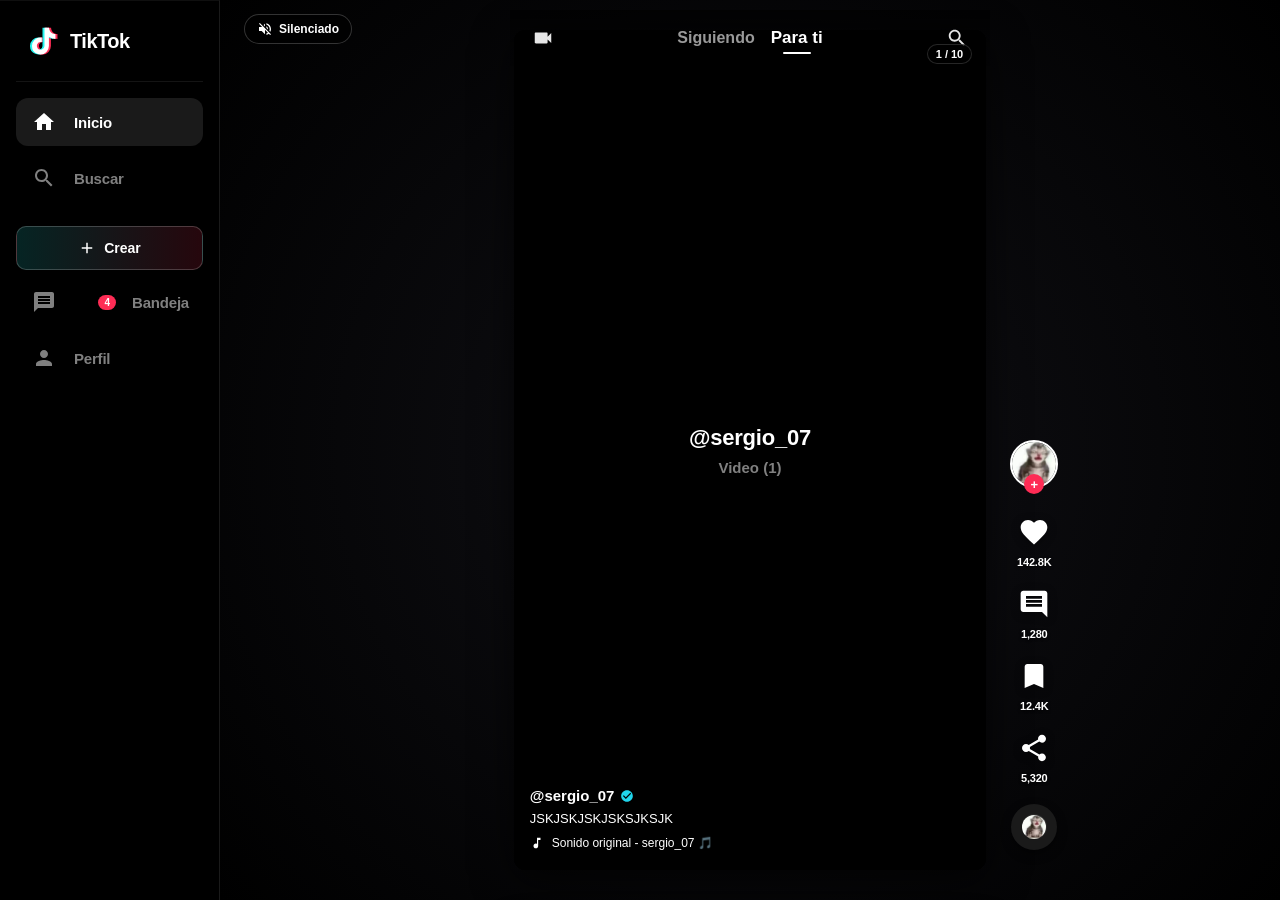
<file: index.html>
<!DOCTYPE html>
<html lang="es">
<head>
  <meta charset="UTF-8">
  <meta name="viewport" content="width=device-width, initial-scale=1.0, maximum-scale=1.0, user-scalable=no, viewport-fit=cover">
  <title>TikTok Clon - Inicio</title>
  <link rel="stylesheet" href="css/common.css">
  <link rel="stylesheet" href="css/home.css">
</head>

<!-- NOMBRES DE LOS INTEGRATES DEL EQUIPO -->
 <!-- 
  Ramses Said Flores Garcia
  Luis Fernando Gutierrez de los Santos
  Sergio Antonio Luiz Monreal
  Jeshua Abiel Dimas Rodriguez
 -->

<body>

  
  <div class="app-container">

    <!-- Apartado de seleccion de la cosa de para ti y eso -->
    <main class="main-content">
      
      <header class="top-header">
        <button class="top-icon-btn" title="En directo">
          <svg viewBox="0 0 24 24"><path d="M17 10.5V7c0-.55-.45-1-1-1H4c-.55 0-1 .45-1 1v10c0 .55.45 1 1 1h12c.55 0 1-.45 1-1v-3.5l4 4v-11l-4 4z"/></svg>
        </button>

        <div class="top-tabs">
          <div class="top-tab">Siguiendo</div>
          <div class="top-tab active">Para ti</div>
        </div>

        <a href="search.html" class="top-icon-btn" title="Buscar">
          <svg viewBox="0 0 24 24"><path d="M15.5 14h-.79l-.28-.27C15.41 12.59 16 11.11 16 9.5 16 5.91 13.09 3 9.5 3S3 5.91 3 9.5 5.91 16 9.5 16c1.61 0 3.09-.59 4.23-1.57l.27.28v.79l5 4.99L20.49 19l-4.99-5zm-6 0C7.01 14 5 11.99 5 9.5S7.01 5 9.5 5 14 7.01 14 9.5 11.99 14 9.5 14z"/></svg>
        </a>
      </header>

      <!-- Boton mute-->
      <button class="mute-toggle-btn" id="muteToggleBtn" title="Controlar sonido">
        <svg viewBox="0 0 24 24"><path d="M16.5 12c0-1.77-1.02-3.29-2.5-4.03v2.21l2.45 2.45c.03-.2.05-.41.05-.63zm2.5 0c0 .94-.2 1.82-.54 2.64l1.51 1.51C20.63 14.91 21 13.5 21 12c0-4.28-2.99-7.86-7-8.77v2.06c2.89.86 5 3.54 5 6.71zM4.27 3L3 4.27 7.73 9H3v6h4l5 5v-6.73l4.25 4.25c-.67.52-1.42.93-2.25 1.18v2.06c1.38-.31 2.63-.95 3.69-1.81L19.73 21 21 19.73l-9-9L4.27 3zM12 4L9.91 6.09 12 8.18V4z"/></svg>
        <span id="muteText">Silenciado</span>
      </button>

      <div class="feed-container" id="feedContainer">
        
      </div>
    </main>

    
    <nav class="bottom-nav nav-transparent">
      
      <!-- Icono tiktok-->

      <div class="sidebar-logo">
        <svg class="tiktok-icon-logo" viewBox="0 0 24 24">
          <path d="M19.59 6.69a4.83 4.83 0 0 1-3.77-4.25V2h-3.45v13.67a2.89 2.89 0 0 1-5.2 1.74 2.89 2.89 0 0 1 2.31-4.64c.298-.002.595.042.88.13V9.4a6.33 6.33 0 0 0-1-.08A6.34 6.34 0 0 0 3 15.66a6.34 6.34 0 0 0 10.82 4.5 6.3 6.3 0 0 0 1.86-4.49V8.84a8.16 8.16 0 0 0 4.91 1.62v-3.77z"/>
        </svg>
        <span class="tiktok-text-logo">TikTok</span>
      </div>

      <!-- Iconos de pestañas -->

      <a href="index.html" class="nav-link active">
        <div class="nav-icon">
          <svg viewBox="0 0 24 24"><path d="M10 20v-6h4v6h5v-8h3L12 3 2 12h3v8z"/></svg>
        </div>
        <span class="nav-label">Inicio</span>
      </a>

      
      <a href="search.html" class="nav-link">
        <div class="nav-icon">
          <svg viewBox="0 0 24 24"><path d="M15.5 14h-.79l-.28-.27C15.41 12.59 16 11.11 16 9.5 16 5.91 13.09 3 9.5 3S3 5.91 3 9.5 5.91 16 9.5 16c1.61 0 3.09-.59 4.23-1.57l.27.28v.79l5 4.99L20.49 19l-4.99-5zm-6 0C7.01 14 5 11.99 5 9.5S7.01 5 9.5 5 14 7.01 14 9.5 11.99 14 9.5 14z"/></svg>
        </div>
        <span class="nav-label">Buscar</span>
      </a>

      
      <div class="nav-create-btn" title="Crear video">
        <div class="btn-bg"></div>
        <div class="btn-inner">
          <svg viewBox="0 0 24 24"><path d="M19 13h-6v6h-2v-6H5v-2h6V5h2v6h6v2z"/></svg>
        </div>
      </div>

      
      <a href="messages.html" class="nav-link">
        <div class="nav-icon">
          <svg viewBox="0 0 24 24"><path d="M20 2H4c-1.1 0-1.99.9-1.99 2L2 22l4-4h14c1.1 0 2-.9 2-2V4c0-1.1-.9-2-2-2zm-2 12H6v-2h12v2zm0-3H6V9h12v2zm0-3H6V6h12v2z"/></svg>
        </div>
        <span class="nav-badge">4</span>
        <span class="nav-label">Bandeja</span>
      </a>

      
      <a href="profile.html" class="nav-link">
        <div class="nav-icon">
          <svg viewBox="0 0 24 24"><path d="M12 12c2.21 0 4-1.79 4-4s-1.79-4-4-4-4 1.79-4 4 1.79 4 4 4zm0 2c-2.67 0-8 1.34-8 4v2h16v-2c0-2.66-5.33-4-8-4z"/></svg>
        </div>
        <span class="nav-label">Perfil</span>
      </a>
    </nav>

  </div>

  <script src="js/home.js"></script>
</body>
</html>
</file>
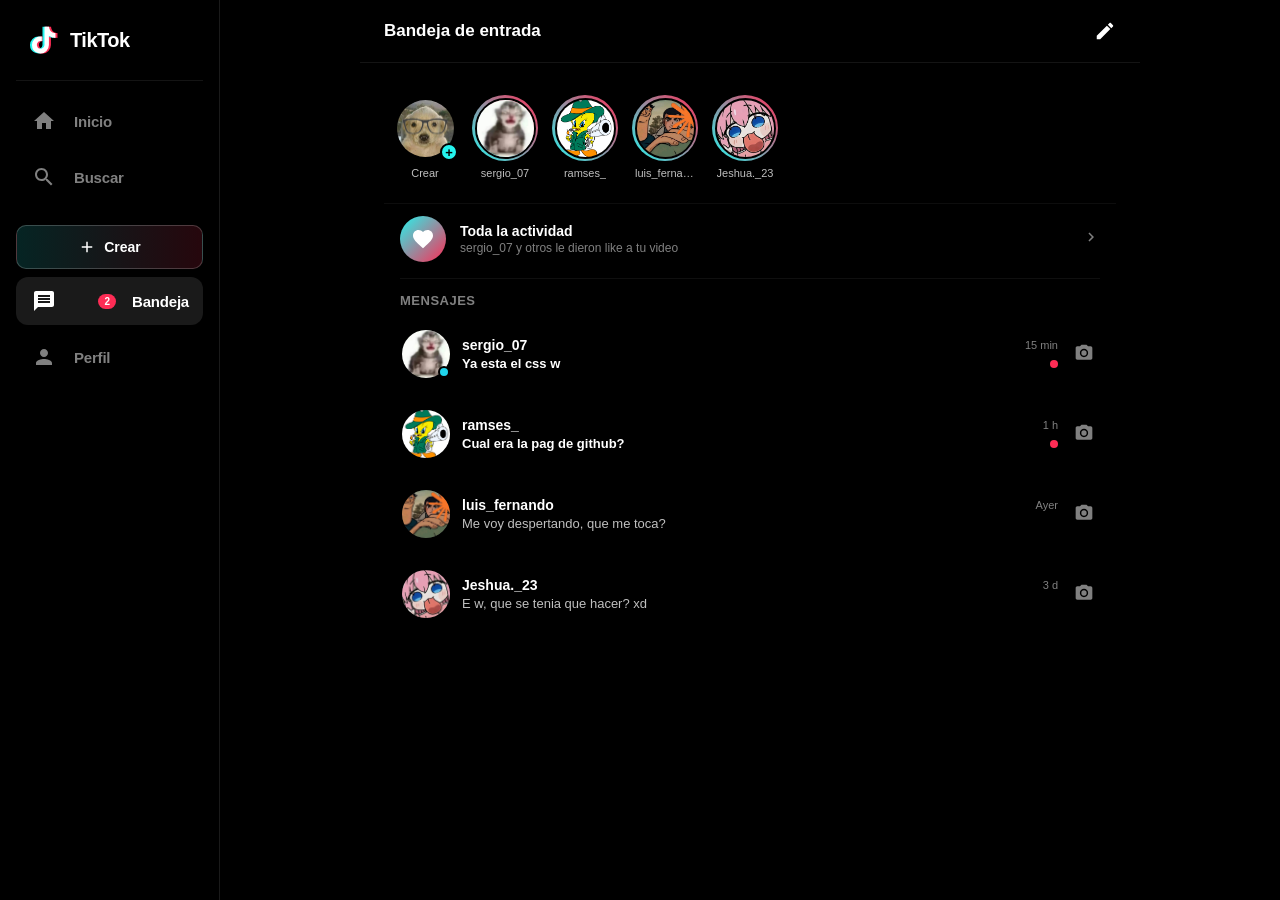
<file: messages.html>
<!DOCTYPE html>
<html lang="es">
<head>
  <meta charset="UTF-8">
  <meta name="viewport" content="width=device-width, initial-scale=1.0, maximum-scale=1.0, user-scalable=no, viewport-fit=cover">
  <title>TikTok Clon - Bandeja de Entrada</title>
  <link rel="stylesheet" href="css/common.css">
  <link rel="stylesheet" href="css/messages.css">
</head>
<body>

  <div class="app-container">

    <!-- Bandeja de dm-->

    <main class="main-content">
      
      <header class="inbox-header">
        <h1 class="inbox-title">Bandeja de entrada</h1>
        <div class="inbox-actions">
          <button class="inbox-icon-btn" title="Nuevo mensaje">
            <svg viewBox="0 0 24 24"><path d="M3 17.25V21h3.75L17.81 9.94l-3.75-3.75L3 17.25zM20.71 7.04c.39-.39.39-1.02 0-1.41l-2.34-2.34c-.39-.39-1.02-.39-1.41 0l-1.83 1.83 3.75 3.75 1.83-1.83z"/></svg>
          </button>
        </div>
      </header>

      <div class="inbox-page">

        <!-- Apartado de historias -->

        <div class="stories-strip">
          
          <div class="story-item">
            <div class="story-ring my-story">
              <img class="story-avatar" src="assets/images/perfil_5.jpg" alt="Tu historia">
              <div class="story-plus">+</div>
            </div>
            <span class="story-name">Crear</span>
          </div>

          
          <div class="story-item">
            <div class="story-ring">
              <img class="story-avatar" src="assets/images/perfil_1.jpg" alt="Sergio">
            </div>
            <span class="story-name">sergio_07</span>
          </div>

          
          <div class="story-item">
            <div class="story-ring">
              <img class="story-avatar" src="assets/images/perfil_2.jpg" alt="Ramsés">
            </div>
            <span class="story-name">ramses_</span>
          </div>

          
          <div class="story-item">
            <div class="story-ring">
              <img class="story-avatar" src="assets/images/perfil_3.jpg" alt="Luis Fernando">
            </div>
            <span class="story-name">luis_fernando</span>
          </div>

          
          <div class="story-item">
            <div class="story-ring">
              <img class="story-avatar" src="assets/images/perfil_4.jpg" alt="Jeshua._23">
            </div>
            <span class="story-name">Jeshua._23</span>
          </div>
        </div>

        <!-- Chats -->

        <div class="activity-card">
          <div class="activity-icon-circle">
            <svg viewBox="0 0 24 24"><path d="M12 21.35l-1.45-1.32C5.4 15.36 2 12.28 2 8.5 2 5.42 4.42 3 7.5 3c1.74 0 3.41.81 4.5 2.09C13.09 3.81 14.76 3 16.5 3 19.58 3 22 5.42 22 8.5c0 3.78-3.4 6.86-8.55 11.54L12 21.35z"/></svg>
          </div>
          <div class="activity-info">
            <div class="activity-title">Toda la actividad</div>
            <div class="activity-subtitle">sergio_07 y otros le dieron like a tu video</div>
          </div>
          <div class="activity-chevron">
            <svg viewBox="0 0 24 24"><path d="M8.59 16.59L13.17 12 8.59 7.41 10 6l6 6-6 6-1.41-1.41z"/></svg>
          </div>
        </div>

        <div class="section-divider"></div>

        <div class="messages-list-title">Mensajes</div>

        
        <div class="chats-list">

          
          <div class="chat-item unread">
            <div class="chat-avatar-wrap">
              <img class="chat-avatar" src="assets/images/perfil_1.jpg" alt="Sergio">
              <div class="online-dot"></div>
            </div>
            <div class="chat-content">
              <div class="chat-header-row">
                <span class="chat-username">sergio_07</span>
                <span class="chat-time">15 min</span>
              </div>
              <div class="chat-preview-row">
                <p class="chat-snippet">Ya esta el css w</p>
                <div class="unread-badge-dot"></div>
              </div>
            </div>
            <button class="chat-camera-btn" title="Cámara">
              <svg viewBox="0 0 24 24"><path d="M12 15.2a3.2 3.2 0 100-6.4 3.2 3.2 0 000 6.4z"/><path d="M9 2L7.17 4H4c-1.1 0-2 .9-2 2v12c0 1.1.9 2 2 2h16c1.1 0 2-.9 2-2V6c0-1.1-.9-2-2-2h-3.17L15 2H9zm3 15c-2.76 0-5-2.24-5-5s2.24-5 5-5 5 2.24 5 5-2.24 5-5 5z"/></svg>
            </button>
          </div>

          
          <div class="chat-item unread">
            <div class="chat-avatar-wrap">
              <img class="chat-avatar" src="assets/images/perfil_2.jpg" alt="Ramsés">
            </div>
            <div class="chat-content">
              <div class="chat-header-row">
                <span class="chat-username">ramses_</span>
                <span class="chat-time">1 h</span>
              </div>
              <div class="chat-preview-row">
                <p class="chat-snippet">Cual era la pag de github?</p>
                <div class="unread-badge-dot"></div>
              </div>
            </div>
            <button class="chat-camera-btn" title="Cámara">
              <svg viewBox="0 0 24 24"><path d="M12 15.2a3.2 3.2 0 100-6.4 3.2 3.2 0 000 6.4z"/><path d="M9 2L7.17 4H4c-1.1 0-2 .9-2 2v12c0 1.1.9 2 2 2h16c1.1 0 2-.9 2-2V6c0-1.1-.9-2-2-2h-3.17L15 2H9zm3 15c-2.76 0-5-2.24-5-5s2.24-5 5-5 5 2.24 5 5-2.24 5-5 5z"/></svg>
            </button>
          </div>

          
        <div class="chat-item">
            <div class="chat-avatar-wrap">
              <img class="chat-avatar" src="assets/images/perfil_3.jpg" alt="Luis Fernando">
            </div>
            <div class="chat-content">
              <div class="chat-header-row">
                <span class="chat-username">luis_fernando</span>
                <span class="chat-time">Ayer</span>
              </div>
              <div class="chat-preview-row">
                <p class="chat-snippet">Me voy despertando, que me toca?</p>
              </div>
            </div>
            <button class="chat-camera-btn" title="Cámara">
              <svg viewBox="0 0 24 24"><path d="M12 15.2a3.2 3.2 0 100-6.4 3.2 3.2 0 000 6.4z"/><path d="M9 2L7.17 4H4c-1.1 0-2 .9-2 2v12c0 1.1.9 2 2 2h16c1.1 0 2-.9 2-2V6c0-1.1-.9-2-2-2h-3.17L15 2H9zm3 15c-2.76 0-5-2.24-5-5s2.24-5 5-5 5 2.24 5 5-2.24 5-5 5z"/></svg>
            </button>
          </div>

          
          <div class="chat-item">
            <div class="chat-avatar-wrap">
              <img class="chat-avatar" src="assets/images/perfil_4.jpg" alt="Jeshua._23">
            </div>
            <div class="chat-content">
              <div class="chat-header-row">
                <span class="chat-username">Jeshua._23</span>
                <span class="chat-time">3 d</span>
              </div>
              <div class="chat-preview-row">
                <p class="chat-snippet">E w, que se tenia que hacer? xd</p>
              </div>
            </div>
            <button class="chat-camera-btn" title="Cámara">
              <svg viewBox="0 0 24 24"><path d="M12 15.2a3.2 3.2 0 100-6.4 3.2 3.2 0 000 6.4z"/><path d="M9 2L7.17 4H4c-1.1 0-2 .9-2 2v12c0 1.1.9 2 2 2h16c1.1 0 2-.9 2-2V6c0-1.1-.9-2-2-2h-3.17L15 2H9zm3 15c-2.76 0-5-2.24-5-5s2.24-5 5-5 5 2.24 5 5-2.24 5-5 5z"/></svg>
            </button>
          </div>

        </div>

      </div>
    </main>

    
    <!-- Navegacion -->

    <nav class="bottom-nav">
      
      <div class="sidebar-logo">
        <svg class="tiktok-icon-logo" viewBox="0 0 24 24">
          <path d="M19.59 6.69a4.83 4.83 0 0 1-3.77-4.25V2h-3.45v13.67a2.89 2.89 0 0 1-5.2 1.74 2.89 2.89 0 0 1 2.31-4.64c.298-.002.595.042.88.13V9.4a6.33 6.33 0 0 0-1-.08A6.34 6.34 0 0 0 3 15.66a6.34 6.34 0 0 0 10.82 4.5 6.3 6.3 0 0 0 1.86-4.49V8.84a8.16 8.16 0 0 0 4.91 1.62v-3.77z"/>
        </svg>
        <span class="tiktok-text-logo">TikTok</span>
      </div>

      <a href="index.html" class="nav-link">
        <div class="nav-icon">
          <svg viewBox="0 0 24 24"><path d="M10 20v-6h4v6h5v-8h3L12 3 2 12h3v8z"/></svg>
        </div>
        <span class="nav-label">Inicio</span>
      </a>

      <a href="search.html" class="nav-link">
        <div class="nav-icon">
          <svg viewBox="0 0 24 24"><path d="M15.5 14h-.79l-.28-.27C15.41 12.59 16 11.11 16 9.5 16 5.91 13.09 3 9.5 3S3 5.91 3 9.5 5.91 16 9.5 16c1.61 0 3.09-.59 4.23-1.57l.27.28v.79l5 4.99L20.49 19l-4.99-5zm-6 0C7.01 14 5 11.99 5 9.5S7.01 5 9.5 5 14 7.01 14 9.5 11.99 14 9.5 14z"/></svg>
        </div>
        <span class="nav-label">Buscar</span>
      </a>

      <div class="nav-create-btn" title="Crear video">
        <div class="btn-bg"></div>
        <div class="btn-inner">
          <svg viewBox="0 0 24 24"><path d="M19 13h-6v6h-2v-6H5v-2h6V5h2v6h6v2z"/></svg>
        </div>
      </div>

      
      <a href="messages.html" class="nav-link active">
        <div class="nav-icon">
          <svg viewBox="0 0 24 24"><path d="M20 2H4c-1.1 0-1.99.9-1.99 2L2 22l4-4h14c1.1 0 2-.9 2-2V4c0-1.1-.9-2-2-2zm-2 12H6v-2h12v2zm0-3H6V9h12v2zm0-3H6V6h12v2z"/></svg>
        </div>
        <span class="nav-badge">2</span>
        <span class="nav-label">Bandeja</span>
      </a>

      <a href="profile.html" class="nav-link">
        <div class="nav-icon">
          <svg viewBox="0 0 24 24"><path d="M12 12c2.21 0 4-1.79 4-4s-1.79-4-4-4-4 1.79-4 4 1.79 4 4 4zm0 2c-2.67 0-8 1.34-8 4v2h16v-2c0-2.66-5.33-4-8-4z"/></svg>
        </div>
        <span class="nav-label">Perfil</span>
      </a>
    </nav>

  </div>

  <script src="js/messages.js"></script>
</body>
</html>
</file>
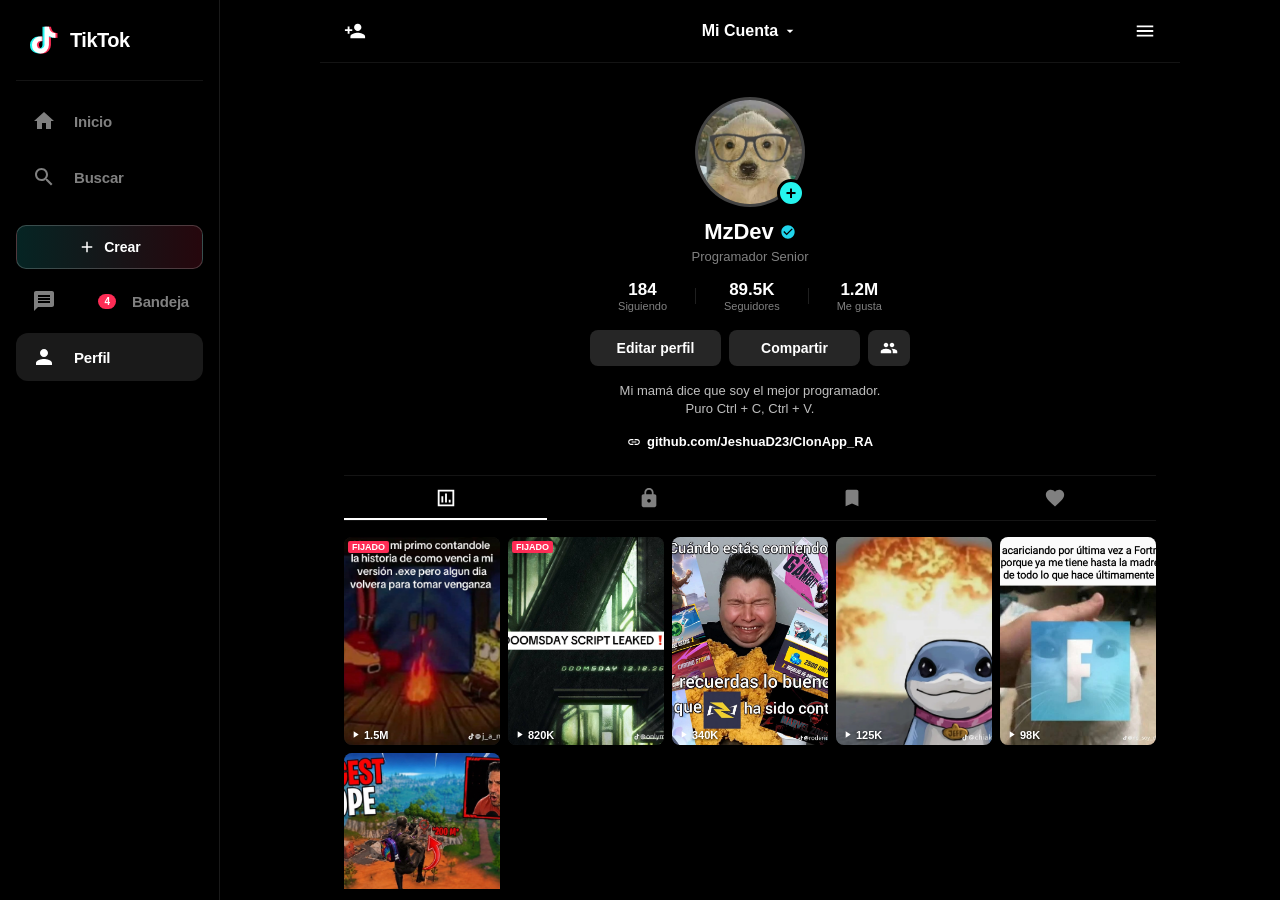
<file: profile.html>
<!DOCTYPE html>
<html lang="es">
<head>
  <meta charset="UTF-8">
  <meta name="viewport" content="width=device-width, initial-scale=1.0, maximum-scale=1.0, user-scalable=no, viewport-fit=cover">
  <title>TikTok Clon - Perfil</title>
  <link rel="stylesheet" href="css/common.css">
  <link rel="stylesheet" href="css/profile.css">
</head>
<body>

  <div class="app-container">

    <!-- Perfil -->

    <main class="main-content">
      
      <header class="profile-header">
        <button class="profile-icon-btn" title="Añadir amigos">
          <svg viewBox="0 0 24 24"><path d="M15 12c2.21 0 4-1.79 4-4s-1.79-4-4-4-4 1.79-4 4 1.79 4 4 4zm-9-2V7H4v3H1v2h3v3h2v-3h3v-2H6zm9 4c-2.67 0-8 1.34-8 4v2h16v-2c0-2.66-5.33-4-8-4z"/></svg>
        </button>

        <div class="profile-header-name">
          <span>Mi Cuenta</span>
          <svg viewBox="0 0 24 24" width="16" height="16" fill="currentColor"><path d="M7 10l5 5 5-5z"/></svg>
        </div>

        <div class="profile-header-actions">
          <button class="profile-icon-btn" title="Ajustes y privacidad">
            <svg viewBox="0 0 24 24"><path d="M3 18h18v-2H3v2zm0-5h18v-2H3v2zm0-7v2h18V6H3z"/></svg>
          </button>
        </div>
      </header>

      <!-- Nombre y descripcion-->

      <div class="profile-page">

        
        <section class="profile-info-section">
          
          <div class="profile-avatar-container">
            <img class="profile-avatar-img" src="assets/images/perfil_5.jpg" alt="Foto de perfil">
            <div class="avatar-add-story-btn" title="Añadir historia">+</div>
          </div>

          <h2 class="profile-handle">
            MzDev
            <svg class="verified-icon" viewBox="0 0 24 24">
              <path d="M12 2C6.48 2 2 6.48 2 12s4.48 10 10 10 10-4.48 10-10S17.52 2 12 2zm-2 15l-5-5 1.41-1.41L10 14.17l7.59-7.59L19 8l-9 9z"/>
            </svg>
          </h2>

          <span class="profile-subhandle">Programador Senior</span>

          <!--Los Siguiendo y likes -->

          <div class="profile-stats-row">
            <div class="stat-item">
              <span class="stat-number">184</span>
              <span class="stat-label">Siguiendo</span>
            </div>
            <div class="stat-divider"></div>
            <div class="stat-item">
              <span class="stat-number">89.5K</span>
              <span class="stat-label">Seguidores</span>
            </div>
            <div class="stat-divider"></div>
            <div class="stat-item">
              <span class="stat-number">1.2M</span>
              <span class="stat-label">Me gusta</span>
            </div>
          </div>

          <!-- Botones debajo del perfil -->

          <div class="profile-actions-row">
            <button class="btn-profile-action">Editar perfil</button>
            <button class="btn-profile-action">Compartir</button>
            <button class="btn-profile-action btn-profile-icon" title="Sugerencias">
              <svg viewBox="0 0 24 24"><path d="M16 11c1.66 0 2.99-1.34 2.99-3S17.66 5 16 5c-1.66 0-3 1.34-3 3s1.34 3 3 3zm-8 0c1.66 0 2.99-1.34 2.99-3S9.66 5 8 5C6.34 5 5 6.34 5 8s1.34 3 3 3zm0 2c-2.33 0-7 1.17-7 3.5V19h14v-2.5c0-2.33-4.67-3.5-7-3.5zm8 0c-.29 0-.62.02-.97.05 1.16.84 1.97 1.97 1.97 3.45V19h6v-2.5c0-2.33-4.67-3.5-7-3.5z"/></svg>
            </button>
          </div>

          <!-- Descripción -->
          
          <p class="profile-bio">
            Mi mamá dice que soy el mejor programador.<br>
            Puro Ctrl + C, Ctrl + V. <br>
          </p>

          <a href="https://github.com/JeshuaD23/ClonApp_RA" class="profile-link" target="_blank" rel="noopener">
            <svg viewBox="0 0 24 24"><path d="M3.9 12c0-1.71 1.39-3.1 3.1-3.1h4V7H7c-2.76 0-5 2.24-5 5s2.24 5 5 5h4v-1.9H7c-1.71 0-3.1-1.39-3.1-3.1zM8 13h8v-2H8v2zm9-6h-4v1.9h4c1.71 0 3.1 1.39 3.1 3.1s-1.39 3.1-3.1 3.1h-4V17h4c2.76 0 5-2.24 5-5s-2.24-5-5-5z"/></svg>
            <span>github.com/JeshuaD23/ClonApp_RA</span>
          </a>
        </section>

        <!-- Apartados de los video de la cuenta -->

        <div class="profile-tabs-bar">
          
          <div class="profile-tab active" data-tab="public" title="Videos públicos">
            <svg viewBox="0 0 24 24"><path d="M3 3v18h18V3H3zm16 16H5V5h14v14zM11 7h2v10h-2zm-4 3h2v7H7zm8 4h2v3h-2z"/></svg>
          </div>
          
          <div class="profile-tab" data-tab="private" title="Videos privados">
            <svg viewBox="0 0 24 24"><path d="M18 8h-1V6c0-2.76-2.24-5-5-5S7 3.24 7 6v2H6c-1.1 0-2 .9-2 2v10c0 1.1.9 2 2 2h12c1.1 0 2-.9 2-2V10c0-1.1-.9-2-2-2zm-6 9c-1.1 0-2-.9-2-2s.9-2 2-2 2 .9 2 2-.9 2-2 2zm3.1-9H8.9V6c0-1.71 1.39-3.1 3.1-3.1 1.71 0 3.1 1.39 3.1 3.1v2z"/></svg>
          </div>
          
          <div class="profile-tab" data-tab="saved" title="Guardados">
            <svg viewBox="0 0 24 24"><path d="M17 3H7c-1.1 0-1.99.9-1.99 2L5 21l7-3 7 3V5c0-1.1-.9-2-2-2z"/></svg>
          </div>
          
          <div class="profile-tab" data-tab="liked" title="Videos que te gustaron">
            <svg viewBox="0 0 24 24"><path d="M12 21.35l-1.45-1.32C5.4 15.36 2 12.28 2 8.5 2 5.42 4.42 3 7.5 3c1.74 0 3.41.81 4.5 2.09C13.09 3.81 14.76 3 16.5 3 19.58 3 22 5.42 22 8.5c0 3.78-3.4 6.86-8.55 11.54L12 21.35z"/></svg>
          </div>
        </div>

        
        <div class="profile-videos-grid profile-grid-panel" id="grid-public">
          
          <div class="profile-video-thumb">
            <img src="assets/images/img_usr_1.jpg" alt="Video fijado">
            <span class="video-pinned-tag">Fijado</span>
            <div class="profile-thumb-views">
              <svg viewBox="0 0 24 24"><path d="M8 5v14l11-7z"/></svg> 1.5M
            </div>
          </div>

          
          <div class="profile-video-thumb">
            <img src="assets/images/img_usr_2.jpg" alt="Video fijado">
            <span class="video-pinned-tag">Fijado</span>
            <div class="profile-thumb-views">
              <svg viewBox="0 0 24 24"><path d="M8 5v14l11-7z"/></svg> 820K
            </div>
          </div>

          
          <div class="profile-video-thumb">
            <img src="assets/images/img_usr_3.jpg" alt="Video">
            <div class="profile-thumb-views">
              <svg viewBox="0 0 24 24"><path d="M8 5v14l11-7z"/></svg> 340K
            </div>
          </div>

          
          <div class="profile-video-thumb">
            <img src="assets/images/img_usr_4.jpg" alt="Video">
            <div class="profile-thumb-views">
              <svg viewBox="0 0 24 24"><path d="M8 5v14l11-7z"/></svg> 125K
            </div>
          </div>

          
          <div class="profile-video-thumb">
            <img src="assets/images/img_usr_5.jpg" alt="Video">
            <div class="profile-thumb-views">
              <svg viewBox="0 0 24 24"><path d="M8 5v14l11-7z"/></svg> 98K
            </div>
          </div>

          
          <div class="profile-video-thumb">
            <img src="assets/images/img_usr_6.jpg" alt="Video">
            <div class="profile-thumb-views">
              <svg viewBox="0 0 24 24"><path d="M8 5v14l11-7z"/></svg> 510K
            </div>
          </div>
        </div>

        
        <div class="profile-videos-grid profile-grid-panel" id="grid-private" style="display: none;">
          <div class="profile-video-thumb">
            <img src="assets/images/img_usr_7.jpg" alt="Privado">
            <div class="profile-thumb-views">
              <svg viewBox="0 0 24 24"><path d="M18 8h-1V6c0-2.76-2.24-5-5-5S7 3.24 7 6v2H6c-1.1 0-2 .9-2 2v10c0 1.1.9 2 2 2h12c1.1 0 2-.9 2-2V10c0-1.1-.9-2-2-2z"/></svg> Privado
            </div>
          </div>
        </div>

        
        <div class="profile-videos-grid profile-grid-panel" id="grid-saved" style="display: none;">
          <div class="profile-video-thumb">
            <img src="assets/images/img_usr_8.jpg" alt="Favorito">
            <div class="profile-thumb-views">
              <svg viewBox="0 0 24 24"><path d="M17 3H7c-1.1 0-1.99.9-1.99 2L5 21l7-3 7 3V5c0-1.1-.9-2-2-2z"/></svg> 2.4M
            </div>
          </div>
        </div>

        
        <div class="profile-videos-grid profile-grid-panel" id="grid-liked" style="display: none;">
          <div class="profile-video-thumb">
            <img src="assets/images/img_usr_9.jpg" alt="Me gusta">
            <div class="profile-thumb-views">
              <svg viewBox="0 0 24 24"><path d="M12 21.35l-1.45-1.32C5.4 15.36 2 12.28 2 8.5 2 5.42 4.42 3 7.5 3c1.74 0 3.41.81 4.5 2.09C13.09 3.81 14.76 3 16.5 3 19.58 3 22 5.42 22 8.5c0 3.78-3.4 6.86-8.55 11.54L12 21.35z"/></svg> 670K
            </div>
          </div>
        </div>

      </div>
    </main>

    <!-- Navegacion -->

    <nav class="bottom-nav">
      
      <div class="sidebar-logo">
        <svg class="tiktok-icon-logo" viewBox="0 0 24 24">
          <path d="M19.59 6.69a4.83 4.83 0 0 1-3.77-4.25V2h-3.45v13.67a2.89 2.89 0 0 1-5.2 1.74 2.89 2.89 0 0 1 2.31-4.64c.298-.002.595.042.88.13V9.4a6.33 6.33 0 0 0-1-.08A6.34 6.34 0 0 0 3 15.66a6.34 6.34 0 0 0 10.82 4.5 6.3 6.3 0 0 0 1.86-4.49V8.84a8.16 8.16 0 0 0 4.91 1.62v-3.77z"/>
        </svg>
        <span class="tiktok-text-logo">TikTok</span>
      </div>

      <a href="index.html" class="nav-link">
        <div class="nav-icon">
          <svg viewBox="0 0 24 24"><path d="M10 20v-6h4v6h5v-8h3L12 3 2 12h3v8z"/></svg>
        </div>
        <span class="nav-label">Inicio</span>
      </a>

      <a href="search.html" class="nav-link">
        <div class="nav-icon">
          <svg viewBox="0 0 24 24"><path d="M15.5 14h-.79l-.28-.27C15.41 12.59 16 11.11 16 9.5 16 5.91 13.09 3 9.5 3S3 5.91 3 9.5 5.91 16 9.5 16c1.61 0 3.09-.59 4.23-1.57l.27.28v.79l5 4.99L20.49 19l-4.99-5zm-6 0C7.01 14 5 11.99 5 9.5S7.01 5 9.5 5 14 7.01 14 9.5 11.99 14 9.5 14z"/></svg>
        </div>
        <span class="nav-label">Buscar</span>
      </a>

      <div class="nav-create-btn" title="Crear video">
        <div class="btn-bg"></div>
        <div class="btn-inner">
          <svg viewBox="0 0 24 24"><path d="M19 13h-6v6h-2v-6H5v-2h6V5h2v6h6v2z"/></svg>
        </div>
      </div>

      <a href="messages.html" class="nav-link">
        <div class="nav-icon">
          <svg viewBox="0 0 24 24"><path d="M20 2H4c-1.1 0-1.99.9-1.99 2L2 22l4-4h14c1.1 0 2-.9 2-2V4c0-1.1-.9-2-2-2zm-2 12H6v-2h12v2zm0-3H6V9h12v2zm0-3H6V6h12v2z"/></svg>
        </div>
        <span class="nav-badge">4</span>
        <span class="nav-label">Bandeja</span>
      </a>

      
      <a href="profile.html" class="nav-link active">
        <div class="nav-icon">
          <svg viewBox="0 0 24 24"><path d="M12 12c2.21 0 4-1.79 4-4s-1.79-4-4-4-4 1.79-4 4 1.79 4 4 4zm0 2c-2.67 0-8 1.34-8 4v2h16v-2c0-2.66-5.33-4-8-4z"/></svg>
        </div>
        <span class="nav-label">Perfil</span>
      </a>
    </nav>

  </div>

  <script src="js/profile.js"></script>
</body>
</html>
</file>
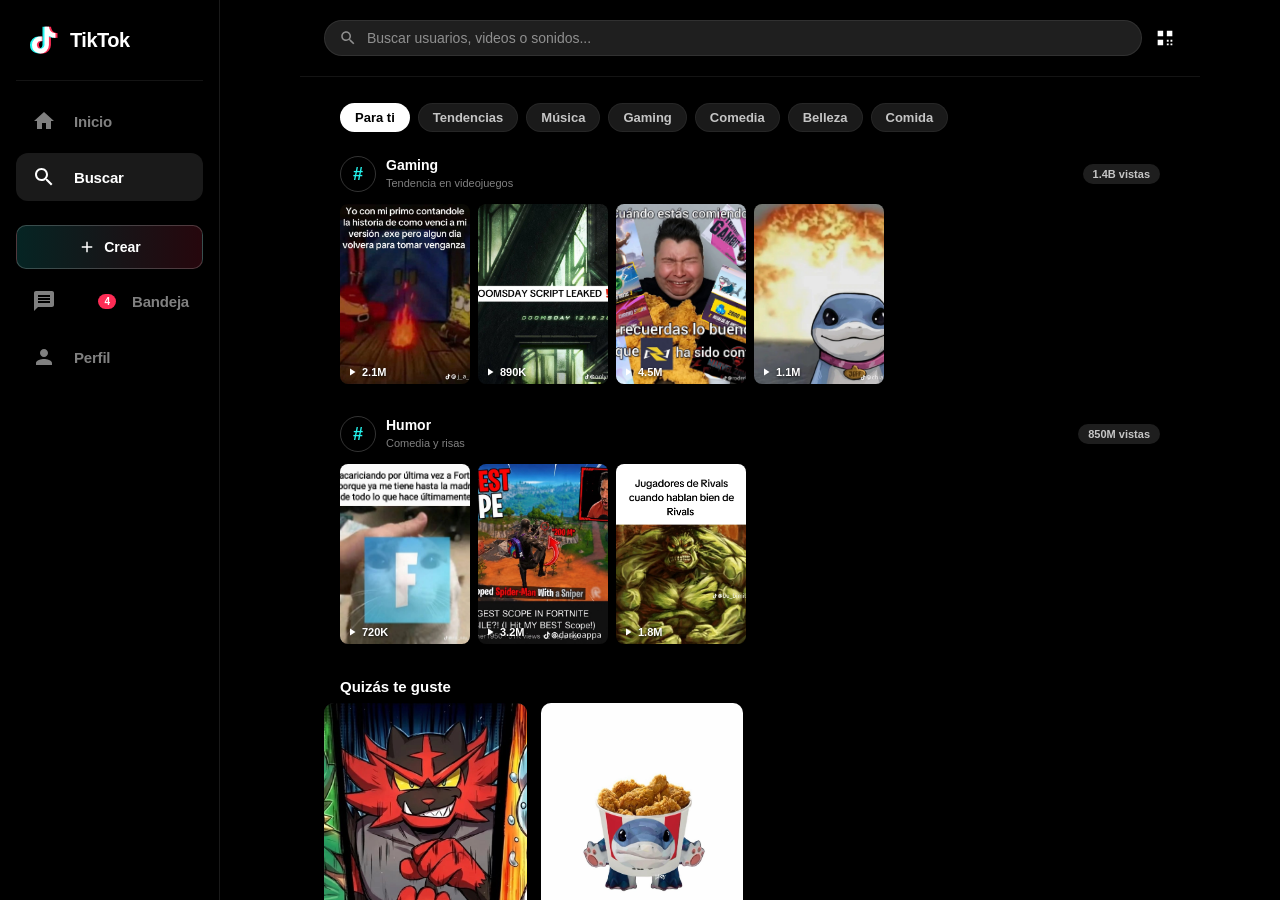
<file: search.html>
<!DOCTYPE html>
<html lang="es">
<head>
  <meta charset="UTF-8">
  <meta name="viewport" content="width=device-width, initial-scale=1.0, maximum-scale=1.0, user-scalable=no, viewport-fit=cover">
  <title>TikTok Clon - Buscar y Tendencias</title>
  <link rel="stylesheet" href="css/common.css">
  <link rel="stylesheet" href="css/search.css">
</head>
<body>

  <!-- Pagina de buscar -->

  <div class="app-container">

    <!-- Buscador -->

    <main class="main-content">
      
      <header class="search-header">
        <div class="search-input-box">
          <svg viewBox="0 0 24 24"><path d="M15.5 14h-.79l-.28-.27C15.41 12.59 16 11.11 16 9.5 16 5.91 13.09 3 9.5 3S3 5.91 3 9.5 5.91 16 9.5 16c1.61 0 3.09-.59 4.23-1.57l.27.28v.79l5 4.99L20.49 19l-4.99-5zm-6 0C7.01 14 5 11.99 5 9.5S7.01 5 9.5 5 14 7.01 14 9.5 11.99 14 9.5 14z"/></svg>
          <input type="text" id="mainSearchInput" class="search-input" placeholder="Buscar usuarios, videos o sonidos..." />
        </div>
        <button class="search-scan-btn" title="Escanear código QR">
          <svg viewBox="0 0 24 24"><path d="M4 4h6v6H4zm10 0h6v6h-6zM4 14h6v6H4zm10 0h2v2h-2zm4 0h2v2h-2zm-4 4h2v2h-2zm4 0h2v2h-2z"/></svg>
        </button>
      </header>

      <div class="search-page">

        <!--Categorias-->
        
        <div class="search-categories">
          <button class="category-chip active">Para ti</button>
          <button class="category-chip">Tendencias</button>
          <button class="category-chip">Música</button>
          <button class="category-chip">Gaming</button>
          <button class="category-chip">Comedia</button>
          <button class="category-chip">Belleza</button>
          <button class="category-chip">Comida</button>
        </div>

        <!--Tendencias-->

        <div class="trending-section">
          <div class="trending-header">
            <div class="trending-tag-info">
              <div class="tag-icon-circle">#</div>
              <div class="tag-titles">
                <h4>Gaming</h4>
                <span>Tendencia en videojuegos</span>
              </div>
            </div>
            <div class="trending-views-badge">1.4B vistas</div>
          </div>

          <div class="trending-thumbnails-row">
            <div class="thumb-card">
              <img class="thumb-img" src="assets/images/img_usr_1.jpg" alt="Video">
              <div class="thumb-views">
                <svg viewBox="0 0 24 24"><path d="M8 5v14l11-7z"/></svg> 2.1M
              </div>
            </div>
            <div class="thumb-card">
              <img class="thumb-img" src="assets/images/img_usr_2.jpg" alt="Video">
              <div class="thumb-views">
                <svg viewBox="0 0 24 24"><path d="M8 5v14l11-7z"/></svg> 890K
              </div>
            </div>
            <div class="thumb-card">
              <img class="thumb-img" src="assets/images/img_usr_3.jpg" alt="Video">
              <div class="thumb-views">
                <svg viewBox="0 0 24 24"><path d="M8 5v14l11-7z"/></svg> 4.5M
              </div>
            </div>
            <div class="thumb-card">
              <img class="thumb-img" src="assets/images/img_usr_4.jpg" alt="Video">
              <div class="thumb-views">
                <svg viewBox="0 0 24 24"><path d="M8 5v14l11-7z"/></svg> 1.1M
              </div>
            </div>
          </div>
        </div>

        
        <div class="trending-section">
          <div class="trending-header">
            <div class="trending-tag-info">
              <div class="tag-icon-circle">#</div>
              <div class="tag-titles">
                <h4>Humor</h4>
                <span>Comedia y risas</span>
              </div>
            </div>
            <div class="trending-views-badge">850M vistas</div>
          </div>

          <div class="trending-thumbnails-row">
            <div class="thumb-card">
              <img class="thumb-img" src="assets/images/img_usr_5.jpg" alt="Video">
              <div class="thumb-views">
                <svg viewBox="0 0 24 24"><path d="M8 5v14l11-7z"/></svg> 720K
              </div>
            </div>
            <div class="thumb-card">
              <img class="thumb-img" src="assets/images/img_usr_6.jpg" alt="Video">
              <div class="thumb-views">
                <svg viewBox="0 0 24 24"><path d="M8 5v14l11-7z"/></svg> 3.2M
              </div>
            </div>
            <div class="thumb-card">
              <img class="thumb-img" src="assets/images/img_usr_7.jpg" alt="Video">
              <div class="thumb-views">
                <svg viewBox="0 0 24 24"><path d="M8 5v14l11-7z"/></svg> 1.8M
              </div>
            </div>
          </div>
        </div>

        
        <h3 class="explore-grid-header">Quizás te guste</h3>
        <div class="explore-grid">
          <div class="explore-card">
            <div class="explore-media">
              <img src="assets/images/img_usr_8.jpg" alt="Video sugerido">
              <div class="explore-likes-count">
                <svg viewBox="0 0 24 24"><path d="M12 21.35l-1.45-1.32C5.4 15.36 2 12.28 2 8.5 2 5.42 4.42 3 7.5 3c1.74 0 3.41.81 4.5 2.09C13.09 3.81 14.76 3 16.5 3 19.58 3 22 5.42 22 8.5c0 3.78-3.4 6.86-8.55 11.54L12 21.35z"/></svg>
                128.4K
              </div>
            </div>
            <div class="explore-info">
              <p class="explore-desc">Alolan starters</p>
              <div class="explore-author">
                <img class="explore-author-img" src="assets/images/perfil_1.jpg" alt="Autor">
                <span class="explore-author-name">@sergio_07</span>
              </div>
            </div>
          </div>

          <div class="explore-card">
            <div class="explore-media">
              <img src="assets/images/img_usr_9.jpg" alt="Video sugerido">
              <div class="explore-likes-count">
                <svg viewBox="0 0 24 24"><path d="M12 21.35l-1.45-1.32C5.4 15.36 2 12.28 2 8.5 2 5.42 4.42 3 7.5 3c1.74 0 3.41.81 4.5 2.09C13.09 3.81 14.76 3 16.5 3 19.58 3 22 5.42 22 8.5c0 3.78-3.4 6.86-8.55 11.54L12 21.35z"/></svg>
                94.1K
              </div>
            </div>
            <div class="explore-info">
              <p class="explore-desc">Jeff is love</p>
              <div class="explore-author">
                <img class="explore-author-img" src="assets/images/perfil_2.jpg" alt="Autor">
                <span class="explore-author-name">@ramses_</span>
              </div>
            </div>
          </div>
        </div>

      </div>
    </main>

    <!--Navegacion-->

    <nav class="bottom-nav">
      
      <div class="sidebar-logo">
        <svg class="tiktok-icon-logo" viewBox="0 0 24 24">
          <path d="M19.59 6.69a4.83 4.83 0 0 1-3.77-4.25V2h-3.45v13.67a2.89 2.89 0 0 1-5.2 1.74 2.89 2.89 0 0 1 2.31-4.64c.298-.002.595.042.88.13V9.4a6.33 6.33 0 0 0-1-.08A6.34 6.34 0 0 0 3 15.66a6.34 6.34 0 0 0 10.82 4.5 6.3 6.3 0 0 0 1.86-4.49V8.84a8.16 8.16 0 0 0 4.91 1.62v-3.77z"/>
        </svg>
        <span class="tiktok-text-logo">TikTok</span>
      </div>

      <a href="index.html" class="nav-link">
        <div class="nav-icon">
          <svg viewBox="0 0 24 24"><path d="M10 20v-6h4v6h5v-8h3L12 3 2 12h3v8z"/></svg>
        </div>
        <span class="nav-label">Inicio</span>
      </a>

      
      <a href="search.html" class="nav-link active">
        <div class="nav-icon">
          <svg viewBox="0 0 24 24"><path d="M15.5 14h-.79l-.28-.27C15.41 12.59 16 11.11 16 9.5 16 5.91 13.09 3 9.5 3S3 5.91 3 9.5 5.91 16 9.5 16c1.61 0 3.09-.59 4.23-1.57l.27.28v.79l5 4.99L20.49 19l-4.99-5zm-6 0C7.01 14 5 11.99 5 9.5S7.01 5 9.5 5 14 7.01 14 9.5 11.99 14 9.5 14z"/></svg>
        </div>
        <span class="nav-label">Buscar</span>
      </a>

      <div class="nav-create-btn" title="Crear video">
        <div class="btn-bg"></div>
        <div class="btn-inner">
          <svg viewBox="0 0 24 24"><path d="M19 13h-6v6h-2v-6H5v-2h6V5h2v6h6v2z"/></svg>
        </div>
      </div>

      <a href="messages.html" class="nav-link">
        <div class="nav-icon">
          <svg viewBox="0 0 24 24"><path d="M20 2H4c-1.1 0-1.99.9-1.99 2L2 22l4-4h14c1.1 0 2-.9 2-2V4c0-1.1-.9-2-2-2zm-2 12H6v-2h12v2zm0-3H6V9h12v2zm0-3H6V6h12v2z"/></svg>
        </div>
        <span class="nav-badge">4</span>
        <span class="nav-label">Bandeja</span>
      </a>

      <a href="profile.html" class="nav-link">
        <div class="nav-icon">
          <svg viewBox="0 0 24 24"><path d="M12 12c2.21 0 4-1.79 4-4s-1.79-4-4-4-4 1.79-4 4 1.79 4 4 4zm0 2c-2.67 0-8 1.34-8 4v2h16v-2c0-2.66-5.33-4-8-4z"/></svg>
        </div>
        <span class="nav-label">Perfil</span>
      </a>
    </nav>

  </div>

  <script src="js/search.js"></script>
</body>
</html>
</file>
<file: css/common.css>
:root {
  --primary-color: #fe2c55;
  --secondary-color: #25f4ee;
  --bg-dark: #000000;
  --bg-surface: #121212;
  --bg-card: #181818;
  --bg-hover: #1f1f1f;
  --text-main: #ffffff;
  --text-muted: rgba(255, 255, 255, 0.75);
  --text-dimmed: rgba(255, 255, 255, 0.5);
  --border-color: rgba(255, 255, 255, 0.1);
  --nav-mobile-height: 54px;
  --sidebar-tablet-width: 220px;
  --sidebar-tablet-compact-width: 88px;
  --font-stack: -apple-system, BlinkMacSystemFont, 'Segoe UI', Roboto, Helvetica, Arial, sans-serif;
}

* {
  margin: 0;
  padding: 0;
  box-sizing: border-box;
  -webkit-tap-highlight-color: transparent;
  user-select: none;
}

html, body {
  width: 100%;
  height: 100%;
  background-color: var(--bg-dark);
  color: var(--text-main);
  font-family: var(--font-stack);
  overflow: hidden;
}


.app-container {
  width: 100%;
  height: 100vh;
  height: 100dvh;
  background-color: var(--bg-dark);
  position: relative;
  overflow: hidden;
  display: flex;
  flex-direction: column;
  border-radius: 0; 
  border: none;
  box-shadow: none;
}


.main-content {
  flex: 1;
  position: relative;
  overflow: hidden;
  height: calc(100% - var(--nav-mobile-height));
  width: 100%;
  background-color: var(--bg-dark);
}


.bottom-nav {
  position: absolute;
  bottom: 0;
  left: 0;
  right: 0;
  height: var(--nav-mobile-height);
  background-color: rgba(0, 0, 0, 0.95);
  backdrop-filter: blur(12px);
  border-top: 1px solid var(--border-color);
  display: flex;
  justify-content: space-around;
  align-items: center;
  z-index: 100;
  padding: 0 4px;
}

.bottom-nav.nav-transparent {
  background-color: rgba(0, 0, 0, 0.5);
  border-top: 1px solid rgba(255, 255, 255, 0.06);
}


.sidebar-logo {
  display: none;
}

.nav-link {
  display: flex;
  flex-direction: column;
  align-items: center;
  justify-content: center;
  text-decoration: none;
  color: var(--text-dimmed);
  flex: 1;
  height: 100%;
  position: relative;
  transition: color 0.15s ease, transform 0.15s ease;
}

.nav-link:active {
  transform: scale(0.92);
}

.nav-link.active {
  color: var(--text-main);
}

.nav-icon {
  width: 24px;
  height: 24px;
  display: flex;
  align-items: center;
  justify-content: center;
  margin-bottom: 2px;
}

.nav-icon svg {
  width: 22px;
  height: 22px;
  fill: currentColor;
}

.nav-label {
  font-size: 10px;
  font-weight: 600;
  letter-spacing: -0.2px;
}


.nav-create-btn {
  width: 44px;
  height: 28px;
  position: relative;
  display: flex;
  align-items: center;
  justify-content: center;
  cursor: pointer;
  margin-top: -2px;
}

.nav-create-btn .btn-bg {
  position: absolute;
  width: 100%;
  height: 100%;
  border-radius: 8px;
  background: linear-gradient(90deg, var(--secondary-color) 0%, var(--primary-color) 100%);
}

.nav-create-btn .btn-inner {
  position: relative;
  width: 36px;
  height: 26px;
  background-color: #ffffff;
  border-radius: 7px;
  display: flex;
  align-items: center;
  justify-content: center;
  transition: transform 0.15s ease;
}

.nav-create-btn:active .btn-inner {
  transform: scale(0.9);
}

.nav-create-btn svg {
  width: 16px;
  height: 16px;
  fill: #000000;
}


.nav-badge {
  position: absolute;
  top: 4px;
  right: calc(50% - 16px);
  background-color: var(--primary-color);
  color: white;
  font-size: 10px;
  font-weight: 700;
  padding: 1px 4px;
  border-radius: 10px;
  min-width: 14px;
  text-align: center;
  border: 1.5px solid #000;
}


@media (min-width: 768px) {
  .app-container {
    flex-direction: row; 
    border-radius: 0;
    border: none;
    height: 100vh;
    height: 100dvh;
    max-width: 100%;
  }

  
  .bottom-nav {
    position: relative;
    order: -1; 
    width: var(--sidebar-tablet-width);
    height: 100%;
    background-color: var(--bg-dark);
    backdrop-filter: none;
    border-top: none;
    border-right: 1px solid var(--border-color);
    display: flex;
    flex-direction: column;
    justify-content: flex-start;
    align-items: stretch;
    padding: 24px 16px;
    gap: 8px;
    z-index: 90;
  }

  .bottom-nav.nav-transparent {
    background-color: var(--bg-dark);
    border-right: 1px solid var(--border-color);
  }

  
  .sidebar-logo {
    display: flex;
    align-items: center;
    gap: 10px;
    padding: 0 12px 24px;
    margin-bottom: 8px;
    border-bottom: 1px solid rgba(255, 255, 255, 0.08);
  }

  .tiktok-icon-logo {
    width: 32px;
    height: 32px;
    fill: #ffffff;
    filter: drop-shadow(-2px 0 0 #25f4ee) drop-shadow(2px 0 0 #fe2c55);
  }

  .tiktok-text-logo {
    font-size: 20px;
    font-weight: 900;
    letter-spacing: -0.5px;
    color: #ffffff;
  }

  
  .nav-link {
    flex: none;
    height: 48px;
    flex-direction: row;
    justify-content: flex-start;
    align-items: center;
    padding: 0 14px;
    border-radius: 12px;
    gap: 16px;
    transition: background-color 0.2s ease, color 0.2s ease;
  }

  .nav-link:hover {
    background-color: rgba(255, 255, 255, 0.06);
  }

  .nav-link.active {
    background-color: rgba(255, 255, 255, 0.1);
    color: #ffffff;
  }

  .nav-icon {
    width: 28px;
    height: 28px;
    margin-bottom: 0;
  }

  .nav-icon svg {
    width: 24px;
    height: 24px;
  }

  .nav-label {
    font-size: 15px;
    font-weight: 700;
  }

  
  .nav-create-btn {
    width: 100%;
    height: 44px;
    margin-top: 16px;
    border-radius: 10px;
  }

  .nav-create-btn .btn-bg {
    display: none; 
  }

  .nav-create-btn .btn-inner {
    width: 100%;
    height: 100%;
    background: linear-gradient(90deg, rgba(37, 244, 238, 0.15) 0%, rgba(254, 44, 85, 0.15) 100%);
    border: 1px solid rgba(255, 255, 255, 0.2);
    border-radius: 10px;
    display: flex;
    align-items: center;
    justify-content: center;
    gap: 8px;
  }

  .nav-create-btn .btn-inner::after {
    content: 'Crear';
    font-size: 14px;
    font-weight: 700;
    color: #ffffff;
  }

  .nav-create-btn svg {
    fill: #ffffff;
    width: 18px;
    height: 18px;
  }

  .nav-badge {
    position: relative;
    top: auto;
    right: auto;
    margin-left: auto;
    padding: 2px 6px;
    border: none;
  }

  
  .main-content {
    height: 100%;
    flex: 1;
    overflow: hidden;
  }
}


@media (min-width: 768px) and (max-width: 920px) {
  :root {
    --sidebar-tablet-width: var(--sidebar-tablet-compact-width);
  }

  .sidebar-logo {
    justify-content: center;
    padding: 0 0 20px;
  }

  .tiktok-text-logo {
    display: none;
  }

  .nav-link {
    justify-content: center;
    padding: 0;
  }

  .nav-label {
    display: none;
  }

  .nav-create-btn .btn-inner::after {
    display: none;
  }

  .nav-badge {
    position: absolute;
    top: 6px;
    right: 14px;
  }
}


.avatar-img {
  width: 100%;
  height: 100%;
  object-fit: cover;
  border-radius: 50%;
}


.story-ring, .story-avatar, .chat-avatar-wrap, .chat-avatar,
.action-author-avatar, .author-avatar-img, .action-music-disc, .music-disc-img,
.profile-avatar-container, .profile-avatar-img, .explore-author-img {
  flex-shrink: 0;
  aspect-ratio: 1 / 1;
  border-radius: 50%;
}
.story-avatar, .chat-avatar, .author-avatar-img, .music-disc-img,
.profile-avatar-img, .explore-author-img {
  object-fit: cover;
}
</file>
<file: css/home.css>
.feed-container {
  width: 100%;
  height: 100%;
  overflow-y: scroll;
  scroll-snap-type: y mandatory;
  scrollbar-width: none;
  -ms-overflow-style: none;
  position: relative;
  background-color: #000;
}

.feed-container::-webkit-scrollbar {
  display: none;
}


.top-header {
  position: absolute;
  top: 0;
  left: 0;
  right: 0;
  height: 56px;
  display: flex;
  justify-content: space-between;
  align-items: center;
  padding: 0 16px;
  z-index: 50;
  pointer-events: none;
  background: linear-gradient(180deg, rgba(0, 0, 0, 0.6) 0%, rgba(0, 0, 0, 0) 100%);
}

.top-header * {
  pointer-events: auto;
}

.top-tabs {
  display: flex;
  align-items: center;
  gap: 16px;
  font-weight: 700;
  font-size: 16px;
}

.top-tab {
  color: rgba(255, 255, 255, 0.6);
  cursor: pointer;
  position: relative;
  padding: 6px 0;
  transition: color 0.2s ease, transform 0.2s ease;
}

.top-tab.active {
  color: #ffffff;
  font-size: 17px;
}

.top-tab.active::after {
  content: '';
  position: absolute;
  bottom: 0;
  left: 50%;
  transform: translateX(-50%);
  width: 28px;
  height: 2.5px;
  background-color: #ffffff;
  border-radius: 2px;
}

.top-icon-btn {
  background: none;
  border: none;
  color: #ffffff;
  cursor: pointer;
  display: flex;
  align-items: center;
  justify-content: center;
  padding: 6px;
  opacity: 0.9;
}

.top-icon-btn svg {
  width: 22px;
  height: 22px;
  fill: currentColor;
}


.mute-toggle-btn {
  position: absolute;
  top: 64px;
  left: 16px;
  background: rgba(0, 0, 0, 0.5);
  backdrop-filter: blur(8px);
  border: 1px solid rgba(255, 255, 255, 0.2);
  color: #fff;
  border-radius: 20px;
  padding: 6px 12px;
  display: flex;
  align-items: center;
  gap: 6px;
  font-size: 12px;
  font-weight: 600;
  z-index: 60;
  cursor: pointer;
  transition: opacity 0.3s ease;
}

.mute-toggle-btn svg {
  width: 16px;
  height: 16px;
  fill: currentColor;
}


.video-card {
  width: 100%;
  height: 100%;
  scroll-snap-align: start;
  scroll-snap-stop: always;
  position: relative;
  overflow: hidden;
  background-color: #050505;
  display: flex;
  align-items: center;
  justify-content: center;
}


.video-player {
  width: 100%;
  height: 100%;
  object-fit: cover;
  background-color: #000;
  display: block;
}


.video-fallback {
  position: absolute;
  top: 0;
  left: 0;
  width: 100%;
  height: 100%;
  display: flex;
  flex-direction: column;
  align-items: center;
  justify-content: center;
  text-align: center;
  padding: 24px;
  background-color: #000000;
  background: #000000;
  z-index: 1;
}

.fallback-user {
  font-size: 22px;
  font-weight: 800;
  color: #ffffff;
  margin-bottom: 8px;
  letter-spacing: -0.2px;
}

.fallback-num {
  font-size: 15px;
  font-weight: 600;
  color: rgba(255, 255, 255, 0.5);
  text-transform: capitalize;
}


.play-pause-overlay {
  position: absolute;
  top: 50%;
  left: 50%;
  transform: translate(-50%, -50%) scale(0.6);
  opacity: 0;
  width: 70px;
  height: 70px;
  background-color: rgba(0, 0, 0, 0.55);
  border-radius: 50%;
  display: flex;
  align-items: center;
  justify-content: center;
  pointer-events: none;
  transition: transform 0.25s cubic-bezier(0.175, 0.885, 0.32, 1.275), opacity 0.25s ease;
  z-index: 20;
}

.play-pause-overlay.visible {
  opacity: 1;
  transform: translate(-50%, -50%) scale(1);
}

.play-pause-overlay svg {
  width: 34px;
  height: 34px;
  fill: #ffffff;
}


.double-tap-heart {
  position: absolute;
  top: 50%;
  left: 50%;
  transform: translate(-50%, -50%) scale(0);
  pointer-events: none;
  z-index: 30;
  animation: heartPop 0.8s ease-out forwards;
}

.double-tap-heart svg {
  width: 90px;
  height: 90px;
  fill: var(--primary-color);
  filter: drop-shadow(0 4px 16px rgba(0, 0, 0, 0.5));
}

@keyframes heartPop {
  0% { transform: translate(-50%, -50%) scale(0) rotate(-15deg); opacity: 0; }
  30% { transform: translate(-50%, -50%) scale(1.2) rotate(0deg); opacity: 0.95; }
  60% { transform: translate(-50%, -50%) scale(1) rotate(5deg); opacity: 1; }
  100% { transform: translate(-50%, -80%) scale(0.7) rotate(0deg); opacity: 0; }
}


.video-stage {
  width: 100%;
  height: 100%;
  position: relative;
  overflow: hidden;
  background-color: #000;
}


.actions-sidebar {
  position: absolute;
  right: 12px;
  bottom: 74px; 
  display: flex;
  flex-direction: column;
  align-items: center;
  gap: 16px;
  z-index: 25;
}


.action-author-avatar {
  position: relative;
  width: 48px;
  height: 48px;
  margin-bottom: 8px;
}

.author-avatar-img {
  width: 100%;
  height: 100%;
  border-radius: 50%;
  border: 2px solid #ffffff;
  object-fit: cover;
  background-color: #222;
}

.follow-plus-badge {
  position: absolute;
  bottom: -6px;
  left: 50%;
  transform: translateX(-50%);
  width: 20px;
  height: 20px;
  background-color: var(--primary-color);
  border-radius: 50%;
  display: flex;
  align-items: center;
  justify-content: center;
  color: #fff;
  font-size: 13px;
  font-weight: 900;
  cursor: pointer;
  transition: transform 0.2s, background-color 0.2s;
}

.follow-plus-badge.followed {
  background-color: #ffffff;
  color: var(--primary-color);
  transform: translateX(-50%) scale(0.85);
}


.action-item {
  display: flex;
  flex-direction: column;
  align-items: center;
  background: none;
  border: none;
  color: #ffffff;
  cursor: pointer;
  gap: 4px;
  transition: transform 0.15s ease;
}

.action-item:active {
  transform: scale(0.85);
}

.action-icon-wrap {
  width: 40px;
  height: 40px;
  display: flex;
  align-items: center;
  justify-content: center;
}

.action-icon-wrap svg {
  width: 32px;
  height: 32px;
  fill: #ffffff;
  filter: drop-shadow(0 2px 5px rgba(0, 0, 0, 0.4));
  transition: fill 0.2s ease, transform 0.2s ease;
}

.action-count {
  font-size: 11px;
  font-weight: 700;
  letter-spacing: -0.2px;
  text-shadow: 0 1px 3px rgba(0, 0, 0, 0.8);
}


.action-item.liked .action-icon-wrap svg {
  fill: var(--primary-color);
  transform: scale(1.15);
}


.action-item.favorited .action-icon-wrap svg {
  fill: #face15;
  transform: scale(1.15);
}


.action-music-disc {
  width: 46px;
  height: 46px;
  border-radius: 50%;
  background: linear-gradient(45deg, #111, #333);
  border: 10px solid #1a1a1a;
  display: flex;
  align-items: center;
  justify-content: center;
  overflow: hidden;
  box-shadow: 0 4px 10px rgba(0, 0, 0, 0.5);
  animation: discSpin 4s linear infinite;
  margin-top: 4px;
}

.music-disc-img {
  width: 24px;
  height: 24px;
  border-radius: 50%;
  object-fit: cover;
}

@keyframes discSpin {
  from { transform: rotate(0deg); }
  to { transform: rotate(360deg); }
}


.video-info-overlay {
  position: absolute;
  left: 14px;
  bottom: 74px; 
  max-width: calc(100% - 90px);
  z-index: 20;
  pointer-events: none;
}

.video-info-overlay * {
  pointer-events: auto;
}

.video-author-name {
  font-size: 15px;
  font-weight: 800;
  margin-bottom: 6px;
  display: flex;
  align-items: center;
  gap: 6px;
  text-shadow: 0 1px 4px rgba(0, 0, 0, 0.7);
}

.verified-badge {
  width: 14px;
  height: 14px;
  fill: #20d5ec;
}

.video-caption {
  font-size: 13px;
  font-weight: 400;
  line-height: 1.35;
  color: #ffffff;
  margin-bottom: 8px;
  text-shadow: 0 1px 4px rgba(0, 0, 0, 0.7);
  display: -webkit-box;
  -webkit-line-clamp: 2;
  -webkit-box-orient: vertical;
  overflow: hidden;
}

.video-tags {
  font-weight: 700;
  color: #fff;
  opacity: 0.95;
}

.video-music-track {
  display: flex;
  align-items: center;
  gap: 8px;
  font-size: 12px;
  color: #ffffff;
  text-shadow: 0 1px 3px rgba(0, 0, 0, 0.7);
  overflow: hidden;
  max-width: 220px;
}

.video-music-track svg {
  width: 14px;
  height: 14px;
  fill: #ffffff;
  flex-shrink: 0;
}

.marquee-text {
  white-space: nowrap;
  animation: marquee 8s linear infinite;
}

@keyframes marquee {
  0% { transform: translateX(0%); }
  50% { transform: translateX(-50%); }
  100% { transform: translateX(0%); }
}


.video-counter-pill {
  position: absolute;
  top: 64px;
  right: 16px;
  background: rgba(0, 0, 0, 0.5);
  backdrop-filter: blur(8px);
  border: 1px solid rgba(255, 255, 255, 0.15);
  color: #fff;
  border-radius: 12px;
  padding: 3px 8px;
  font-size: 11px;
  font-weight: 700;
  z-index: 60;
}


@media (min-width: 768px) {
  .video-card {
    display: flex;
    align-items: center;
    justify-content: center;
    background: radial-gradient(circle at center, #111116 0%, #000000 100%);
    overflow: visible;
  }

  .video-stage {
    width: auto;
    height: 94%;
    max-height: 840px;
    aspect-ratio: 9 / 16;
    border-radius: 12px;
    box-shadow: 0 10px 40px rgba(0, 0, 0, 0.7);
    overflow: visible;
    position: relative;
    background-color: #000;
  }

  .video-player {
    border-radius: 12px;
    width: 100%;
    height: 100%;
    object-fit: cover;
  }

  .video-fallback {
    border-radius: 12px;
    width: 100%;
    height: 100%;
    left: 0;
    transform: none;
  }

  .top-header {
    width: 100%;
    max-width: 480px;
    left: 50%;
    transform: translateX(-50%);
    top: 10px;
  }

  
  .actions-sidebar {
    right: -72px; 
    bottom: 20px;
    gap: 16px;
  }

  .video-info-overlay {
    left: 16px;
    bottom: 20px;
    max-width: calc(100% - 32px);
  }

  .mute-toggle-btn {
    left: 24px;
    top: 14px;
  }

  .video-counter-pill {
    right: 14px;
    top: 14px;
  }

  
  @media (max-width: 1024px) {
    .actions-sidebar {
      right: 12px;
      bottom: 24px;
    }

    .video-info-overlay {
      left: 14px;
      bottom: 24px;
      max-width: calc(100% - 85px);
    }
  }
}
</file>
<file: css/messages.css>
.inbox-page {
  width: 100%;
  height: 100%;
  overflow-y: auto;
  scrollbar-width: none;
  background-color: var(--bg-dark);
  padding-bottom: 84px; 
}

.inbox-page::-webkit-scrollbar {
  display: none;
}


.inbox-header {
  position: sticky;
  top: 0;
  background-color: var(--bg-dark);
  padding: 14px 16px;
  display: flex;
  justify-content: space-between;
  align-items: center;
  border-bottom: 1px solid rgba(255, 255, 255, 0.06);
  z-index: 40;
}

.inbox-title {
  font-size: 17px;
  font-weight: 800;
}

.inbox-actions {
  display: flex;
  gap: 14px;
}

.inbox-icon-btn {
  background: none;
  border: none;
  color: #fff;
  cursor: pointer;
  display: flex;
  align-items: center;
  justify-content: center;
}

.inbox-icon-btn svg {
  width: 22px;
  height: 22px;
  fill: #fff;
}


.stories-strip {
  display: flex;
  gap: 14px;
  padding: 14px 16px;
  overflow-x: auto;
  scrollbar-width: none;
  border-bottom: 1px solid rgba(255, 255, 255, 0.05);
}

.stories-strip::-webkit-scrollbar {
  display: none;
}

.story-item {
  display: flex;
  flex-direction: column;
  align-items: center;
  gap: 6px;
  flex: 0 0 60px;
  cursor: pointer;
}

.story-ring {
  width: 58px;
  height: 58px;
  border-radius: 50%;
  padding: 2.5px;
  background: linear-gradient(45deg, var(--secondary-color), var(--primary-color));
  display: flex;
  align-items: center;
  justify-content: center;
}

.story-ring.my-story {
  background: none;
  position: relative;
}

.story-avatar {
  width: 100%;
  height: 100%;
  border-radius: 50%;
  object-fit: cover;
  border: 2px solid #000;
  background-color: #222;
}

.story-plus {
  position: absolute;
  bottom: 0;
  right: 0;
  width: 18px;
  height: 18px;
  background-color: var(--secondary-color);
  color: #000;
  border-radius: 50%;
  display: flex;
  align-items: center;
  justify-content: center;
  font-size: 13px;
  font-weight: 900;
  border: 2px solid #000;
}

.story-name {
  font-size: 11px;
  color: var(--text-muted);
  text-align: center;
  white-space: nowrap;
  overflow: hidden;
  text-overflow: ellipsis;
  max-width: 60px;
}


.activity-card {
  display: flex;
  align-items: center;
  padding: 12px 16px;
  gap: 14px;
  cursor: pointer;
  transition: background-color 0.15s;
}

.activity-card:hover {
  background-color: rgba(255, 255, 255, 0.04);
}

.activity-icon-circle {
  width: 46px;
  height: 46px;
  border-radius: 50%;
  background: linear-gradient(135deg, var(--secondary-color), var(--primary-color));
  display: flex;
  align-items: center;
  justify-content: center;
  flex-shrink: 0;
}

.activity-icon-circle svg {
  width: 24px;
  height: 24px;
  fill: #fff;
}

.activity-info {
  flex: 1;
}

.activity-title {
  font-size: 14px;
  font-weight: 700;
  margin-bottom: 2px;
}

.activity-subtitle {
  font-size: 12px;
  color: var(--text-dimmed);
}

.activity-chevron svg {
  width: 18px;
  height: 18px;
  fill: var(--text-dimmed);
}

.section-divider {
  height: 1px;
  background-color: rgba(255, 255, 255, 0.06);
  margin: 4px 16px 10px;
}

.messages-list-title {
  padding: 4px 16px 8px;
  font-size: 13px;
  font-weight: 700;
  color: var(--text-dimmed);
  text-transform: uppercase;
  letter-spacing: 0.5px;
}


.chat-item {
  display: flex;
  align-items: center;
  padding: 12px 16px;
  gap: 12px;
  cursor: pointer;
  transition: background-color 0.15s;
  position: relative;
}

.chat-item:active {
  background-color: rgba(255, 255, 255, 0.05);
}

.chat-avatar-wrap {
  position: relative;
  width: 48px;
  height: 48px;
  flex-shrink: 0;
}

.chat-avatar {
  width: 100%;
  height: 100%;
  border-radius: 50%;
  object-fit: cover;
  background-color: #222;
}

.online-dot {
  position: absolute;
  bottom: 0;
  right: 0;
  width: 12px;
  height: 12px;
  border-radius: 50%;
  background-color: #20d5ec;
  border: 2px solid #000;
}

.chat-content {
  flex: 1;
  min-width: 0;
}

.chat-header-row {
  display: flex;
  justify-content: space-between;
  align-items: center;
  margin-bottom: 3px;
}

.chat-username {
  font-size: 14px;
  font-weight: 700;
  color: #fff;
}

.chat-time {
  font-size: 11px;
  color: var(--text-dimmed);
}

.chat-preview-row {
  display: flex;
  align-items: center;
  gap: 6px;
}

.chat-snippet {
  font-size: 13px;
  color: var(--text-muted);
  white-space: nowrap;
  overflow: hidden;
  text-overflow: ellipsis;
  flex: 1;
}

.chat-item.unread .chat-snippet {
  color: #fff;
  font-weight: 600;
}

.unread-badge-dot {
  width: 8px;
  height: 8px;
  border-radius: 50%;
  background-color: var(--primary-color);
  flex-shrink: 0;
}

.chat-camera-btn {
  background: none;
  border: none;
  color: var(--text-dimmed);
  cursor: pointer;
  padding: 4px;
}

.chat-camera-btn svg {
  width: 20px;
  height: 20px;
  fill: currentColor;
}


@media (min-width: 768px) {
  .inbox-header {
    max-width: 780px;
    margin: 0 auto;
    width: 100%;
    padding: 20px 24px;
    background-color: var(--bg-dark);
    border-bottom: 1px solid rgba(255, 255, 255, 0.08);
  }

  .inbox-page {
    max-width: 780px;
    margin: 0 auto;
    padding: 16px 24px 60px;
    height: calc(100% - 74px);
  }

  .chat-item {
    border-radius: 12px;
    margin-bottom: 4px;
    padding: 14px 18px;
  }

  .chat-item:hover {
    background-color: rgba(255, 255, 255, 0.05);
  }

  .stories-strip {
    padding: 16px 8px 24px;
  }

  .story-ring {
    width: 66px;
    height: 66px;
  }
}
</file>
<file: css/profile.css>
.profile-page {
  width: 100%;
  height: 100%;
  overflow-y: auto;
  scrollbar-width: none;
  background-color: var(--bg-dark);
  padding-bottom: 84px; 
}

.profile-page::-webkit-scrollbar {
  display: none;
}


.profile-header {
  position: sticky;
  top: 0;
  background-color: var(--bg-dark);
  padding: 14px 16px;
  display: flex;
  justify-content: space-between;
  align-items: center;
  z-index: 40;
  border-bottom: 1px solid rgba(255, 255, 255, 0.05);
}

.profile-header-name {
  font-size: 16px;
  font-weight: 800;
  display: flex;
  align-items: center;
  gap: 4px;
}

.profile-header-actions {
  display: flex;
  gap: 16px;
}

.profile-icon-btn {
  background: none;
  border: none;
  color: #fff;
  cursor: pointer;
  display: flex;
  align-items: center;
}

.profile-icon-btn svg {
  width: 22px;
  height: 22px;
  fill: #fff;
}


.profile-info-section {
  display: flex;
  flex-direction: column;
  align-items: center;
  padding: 18px 16px 8px;
}

.profile-avatar-container {
  position: relative;
  width: 96px;
  height: 96px;
  margin-bottom: 12px;
}

.profile-avatar-img {
  width: 100%;
  height: 100%;
  border-radius: 50%;
  object-fit: cover;
  border: 3px solid rgba(255, 255, 255, 0.15);
  background-color: #222;
}

.avatar-add-story-btn {
  position: absolute;
  bottom: 0;
  right: 0;
  width: 28px;
  height: 28px;
  background-color: var(--secondary-color);
  color: #000;
  border-radius: 50%;
  display: flex;
  align-items: center;
  justify-content: center;
  font-size: 18px;
  font-weight: 900;
  border: 3px solid #000;
  cursor: pointer;
}

.profile-handle {
  font-size: 17px;
  font-weight: 800;
  margin-bottom: 4px;
  display: flex;
  align-items: center;
  gap: 6px;
}

.verified-icon {
  width: 16px;
  height: 16px;
  fill: #20d5ec;
}

.profile-subhandle {
  font-size: 13px;
  color: var(--text-dimmed);
  margin-bottom: 16px;
}


.profile-stats-row {
  display: flex;
  align-items: center;
  justify-content: center;
  gap: 28px;
  margin-bottom: 18px;
  width: 100%;
}

.stat-item {
  display: flex;
  flex-direction: column;
  align-items: center;
  cursor: pointer;
}

.stat-number {
  font-size: 17px;
  font-weight: 800;
}

.stat-label {
  font-size: 11px;
  color: var(--text-dimmed);
  font-weight: 500;
}

.stat-divider {
  width: 1px;
  height: 16px;
  background-color: rgba(255, 255, 255, 0.12);
}


.profile-actions-row {
  display: flex;
  gap: 8px;
  margin-bottom: 16px;
  width: 100%;
  max-width: 320px;
}

.btn-profile-action {
  flex: 1;
  padding: 10px 0;
  background-color: #262626;
  color: #fff;
  border: none;
  border-radius: 8px;
  font-size: 14px;
  font-weight: 600;
  cursor: pointer;
  transition: background-color 0.15s;
}

.btn-profile-action:active {
  background-color: #333333;
}

.btn-profile-icon {
  width: 42px;
  padding: 0;
  display: flex;
  align-items: center;
  justify-content: center;
  flex: 0 0 42px;
}

.btn-profile-icon svg {
  width: 18px;
  height: 18px;
  fill: #fff;
}


.profile-bio {
  text-align: center;
  font-size: 13px;
  line-height: 1.4;
  color: var(--text-muted);
  max-width: 300px;
  margin-bottom: 16px;
}

.profile-link {
  display: flex;
  align-items: center;
  gap: 6px;
  font-size: 13px;
  font-weight: 600;
  color: #fff;
  text-decoration: none;
  margin-bottom: 18px;
}

.profile-link svg {
  width: 14px;
  height: 14px;
  fill: currentColor;
}


.profile-tabs-bar {
  display: flex;
  border-top: 1px solid rgba(255, 255, 255, 0.08);
  border-bottom: 1px solid rgba(255, 255, 255, 0.08);
}

.profile-tab {
  flex: 1;
  height: 44px;
  display: flex;
  align-items: center;
  justify-content: center;
  color: var(--text-dimmed);
  cursor: pointer;
  position: relative;
  transition: color 0.15s;
}

.profile-tab svg {
  width: 22px;
  height: 22px;
  fill: currentColor;
}

.profile-tab.active {
  color: #ffffff;
}

.profile-tab.active::after {
  content: '';
  position: absolute;
  bottom: 0;
  left: 0;
  right: 0;
  height: 2px;
  background-color: #ffffff;
}


.profile-videos-grid {
  display: grid;
  grid-template-columns: repeat(3, 1fr);
  gap: 1.5px;
  margin-top: 2px;
}

.profile-video-thumb {
  position: relative;
  padding-top: 133%; 
  background-color: #1a1a1a;
  overflow: hidden;
  cursor: pointer;
}

.profile-video-thumb img {
  position: absolute;
  top: 0;
  left: 0;
  width: 100%;
  height: 100%;
  object-fit: cover;
}

.video-pinned-tag {
  position: absolute;
  top: 4px;
  left: 4px;
  background-color: var(--primary-color);
  color: #fff;
  font-size: 9px;
  font-weight: 800;
  padding: 1px 4px;
  border-radius: 2px;
  text-transform: uppercase;
}

.profile-thumb-views {
  position: absolute;
  bottom: 4px;
  left: 6px;
  display: flex;
  align-items: center;
  gap: 3px;
  font-size: 11px;
  font-weight: 700;
  color: #fff;
  text-shadow: 0 1px 3px rgba(0, 0, 0, 0.9);
}

.profile-thumb-views svg {
  width: 11px;
  height: 11px;
  fill: #fff;
}


@media (min-width: 768px) {
  .profile-header {
    max-width: 860px;
    margin: 0 auto;
    width: 100%;
    padding: 20px 24px;
    background-color: var(--bg-dark);
    border-bottom: 1px solid rgba(255, 255, 255, 0.08);
  }

  .profile-page {
    max-width: 860px;
    margin: 0 auto;
    padding: 16px 24px 60px;
    height: calc(100% - 74px);
  }

  .profile-avatar-container {
    width: 110px;
    height: 110px;
  }

  .profile-handle {
    font-size: 22px;
  }

  .profile-videos-grid {
    grid-template-columns: repeat(4, 1fr);
    gap: 8px;
    margin-top: 16px;
  }

  .profile-video-thumb {
    border-radius: 8px;
  }
}

@media (min-width: 1100px) {
  .profile-videos-grid {
    grid-template-columns: repeat(5, 1fr);
  }
}
</file>
<file: css/search.css>
.search-page {
  width: 100%;
  height: 100%;
  overflow-y: auto;
  scrollbar-width: none;
  background-color: var(--bg-dark);
  padding-bottom: 84px; 
}

.search-page::-webkit-scrollbar {
  display: none;
}


.search-header {
  position: sticky;
  top: 0;
  background-color: var(--bg-dark);
  padding: 12px 16px;
  display: flex;
  align-items: center;
  gap: 12px;
  z-index: 40;
  border-bottom: 1px solid rgba(255, 255, 255, 0.05);
}

.search-input-box {
  flex: 1;
  background-color: #1f1f1f;
  border-radius: 20px;
  display: flex;
  align-items: center;
  padding: 8px 14px;
  gap: 10px;
  border: 1px solid rgba(255, 255, 255, 0.08);
}

.search-input-box svg {
  width: 18px;
  height: 18px;
  fill: var(--text-dimmed);
  flex-shrink: 0;
}

.search-input {
  width: 100%;
  background: none;
  border: none;
  outline: none;
  color: #ffffff;
  font-size: 14px;
  font-family: inherit;
}

.search-input::placeholder {
  color: var(--text-dimmed);
}

.search-scan-btn {
  background: none;
  border: none;
  color: #fff;
  cursor: pointer;
  display: flex;
  align-items: center;
}

.search-scan-btn svg {
  width: 22px;
  height: 22px;
  fill: #fff;
}


.search-categories {
  display: flex;
  gap: 8px;
  padding: 10px 16px;
  overflow-x: auto;
  scrollbar-width: none;
}

.search-categories::-webkit-scrollbar {
  display: none;
}

.category-chip {
  padding: 6px 14px;
  border-radius: 16px;
  background-color: #1a1a1a;
  color: var(--text-muted);
  font-size: 13px;
  font-weight: 600;
  white-space: nowrap;
  cursor: pointer;
  transition: all 0.2s;
  border: 1px solid rgba(255, 255, 255, 0.05);
}

.category-chip.active {
  background-color: #ffffff;
  color: #000000;
}


.featured-banner {
  margin: 10px 16px;
  height: 140px;
  border-radius: 16px;
  background: linear-gradient(135deg, #4158D0 0%, #C850C0 46%, #FFCC70 100%);
  display: flex;
  align-items: flex-end;
  padding: 16px;
  position: relative;
  overflow: hidden;
  box-shadow: 0 4px 20px rgba(0, 0, 0, 0.4);
}

.banner-badge {
  position: absolute;
  top: 12px;
  left: 12px;
  background-color: rgba(0, 0, 0, 0.6);
  backdrop-filter: blur(4px);
  color: #fff;
  font-size: 10px;
  font-weight: 800;
  padding: 3px 8px;
  border-radius: 6px;
  text-transform: uppercase;
  letter-spacing: 0.5px;
}

.banner-content h2 {
  font-size: 18px;
  font-weight: 800;
  margin-bottom: 2px;
  text-shadow: 0 2px 4px rgba(0, 0, 0, 0.6);
}

.banner-content p {
  font-size: 12px;
  opacity: 0.9;
  text-shadow: 0 1px 3px rgba(0, 0, 0, 0.6);
}


.trending-section {
  padding: 14px 16px;
}

.trending-header {
  display: flex;
  justify-content: space-between;
  align-items: center;
  margin-bottom: 12px;
}

.trending-tag-info {
  display: flex;
  align-items: center;
  gap: 10px;
}

.tag-icon-circle {
  width: 36px;
  height: 36px;
  border-radius: 50%;
  border: 1px solid rgba(255, 255, 255, 0.2);
  display: flex;
  align-items: center;
  justify-content: center;
  font-weight: 800;
  font-size: 18px;
  color: var(--secondary-color);
}

.tag-titles h4 {
  font-size: 14px;
  font-weight: 700;
}

.tag-titles span {
  font-size: 11px;
  color: var(--text-dimmed);
}

.trending-views-badge {
  background-color: #1e1e1e;
  padding: 4px 10px;
  border-radius: 12px;
  font-size: 11px;
  font-weight: 700;
  color: var(--text-muted);
}


.trending-thumbnails-row {
  display: flex;
  gap: 8px;
  overflow-x: auto;
  scrollbar-width: none;
  padding-bottom: 4px;
}

.trending-thumbnails-row::-webkit-scrollbar {
  display: none;
}

.thumb-card {
  flex: 0 0 105px;
  height: 145px;
  border-radius: 8px;
  position: relative;
  overflow: hidden;
  background-color: #1f1f1f;
  cursor: pointer;
}

.thumb-img {
  width: 100%;
  height: 100%;
  object-fit: cover;
}

.thumb-views {
  position: absolute;
  bottom: 6px;
  left: 6px;
  display: flex;
  align-items: center;
  gap: 4px;
  font-size: 11px;
  font-weight: 700;
  color: #fff;
  text-shadow: 0 1px 3px rgba(0, 0, 0, 0.9);
}

.thumb-views svg {
  width: 12px;
  height: 12px;
  fill: #fff;
}


.explore-grid-header {
  padding: 16px 16px 8px;
  font-size: 15px;
  font-weight: 800;
}

.explore-grid {
  display: grid;
  grid-template-columns: repeat(2, 1fr);
  gap: 8px;
  padding: 0 16px;
}

.explore-card {
  border-radius: 10px;
  background-color: #1a1a1a;
  overflow: hidden;
  display: flex;
  flex-direction: column;
}

.explore-media {
  position: relative;
  width: 100%;
  padding-top: 133%; 
  background: #252525;
}

.explore-media img {
  position: absolute;
  top: 0;
  left: 0;
  width: 100%;
  height: 100%;
  object-fit: cover;
}

.explore-likes-count {
  position: absolute;
  bottom: 8px;
  left: 8px;
  display: flex;
  align-items: center;
  gap: 4px;
  font-size: 11px;
  font-weight: 700;
  color: #fff;
  text-shadow: 0 1px 3px rgba(0, 0, 0, 0.9);
}

.explore-likes-count svg {
  width: 12px;
  height: 12px;
  fill: #fff;
}

.explore-info {
  padding: 8px;
}

.explore-desc {
  font-size: 12px;
  font-weight: 500;
  line-height: 1.3;
  margin-bottom: 8px;
  display: -webkit-box;
  -webkit-line-clamp: 2;
  -webkit-box-orient: vertical;
  overflow: hidden;
  color: var(--text-muted);
}

.explore-author {
  display: flex;
  align-items: center;
  gap: 6px;
}

.explore-author-img {
  width: 18px;
  height: 18px;
  border-radius: 50%;
  object-fit: cover;
}

.explore-author-name {
  font-size: 11px;
  color: var(--text-dimmed);
  font-weight: 600;
  overflow: hidden;
  text-overflow: ellipsis;
  white-space: nowrap;
}


@media (min-width: 768px) {
  .search-header {
    max-width: 900px;
    margin: 0 auto;
    width: 100%;
    padding: 20px 24px;
    background-color: var(--bg-dark);
    border-bottom: 1px solid rgba(255, 255, 255, 0.08);
  }

  .search-page {
    max-width: 900px;
    margin: 0 auto;
    padding: 16px 24px 60px;
    height: calc(100% - 74px);
  }

  .featured-banner {
    height: 180px;
    margin: 16px 0 24px;
    border-radius: 14px;
  }

  .banner-content h2 {
    font-size: 24px;
  }

  .banner-content p {
    font-size: 14px;
  }

  .thumb-card {
    flex: 0 0 130px;
    height: 180px;
  }

  .explore-grid {
    grid-template-columns: repeat(3, 1fr);
    gap: 14px;
    padding: 0;
  }
}

@media (min-width: 1050px) {
  .explore-grid {
    grid-template-columns: repeat(4, 1fr);
  }
}
</file>
